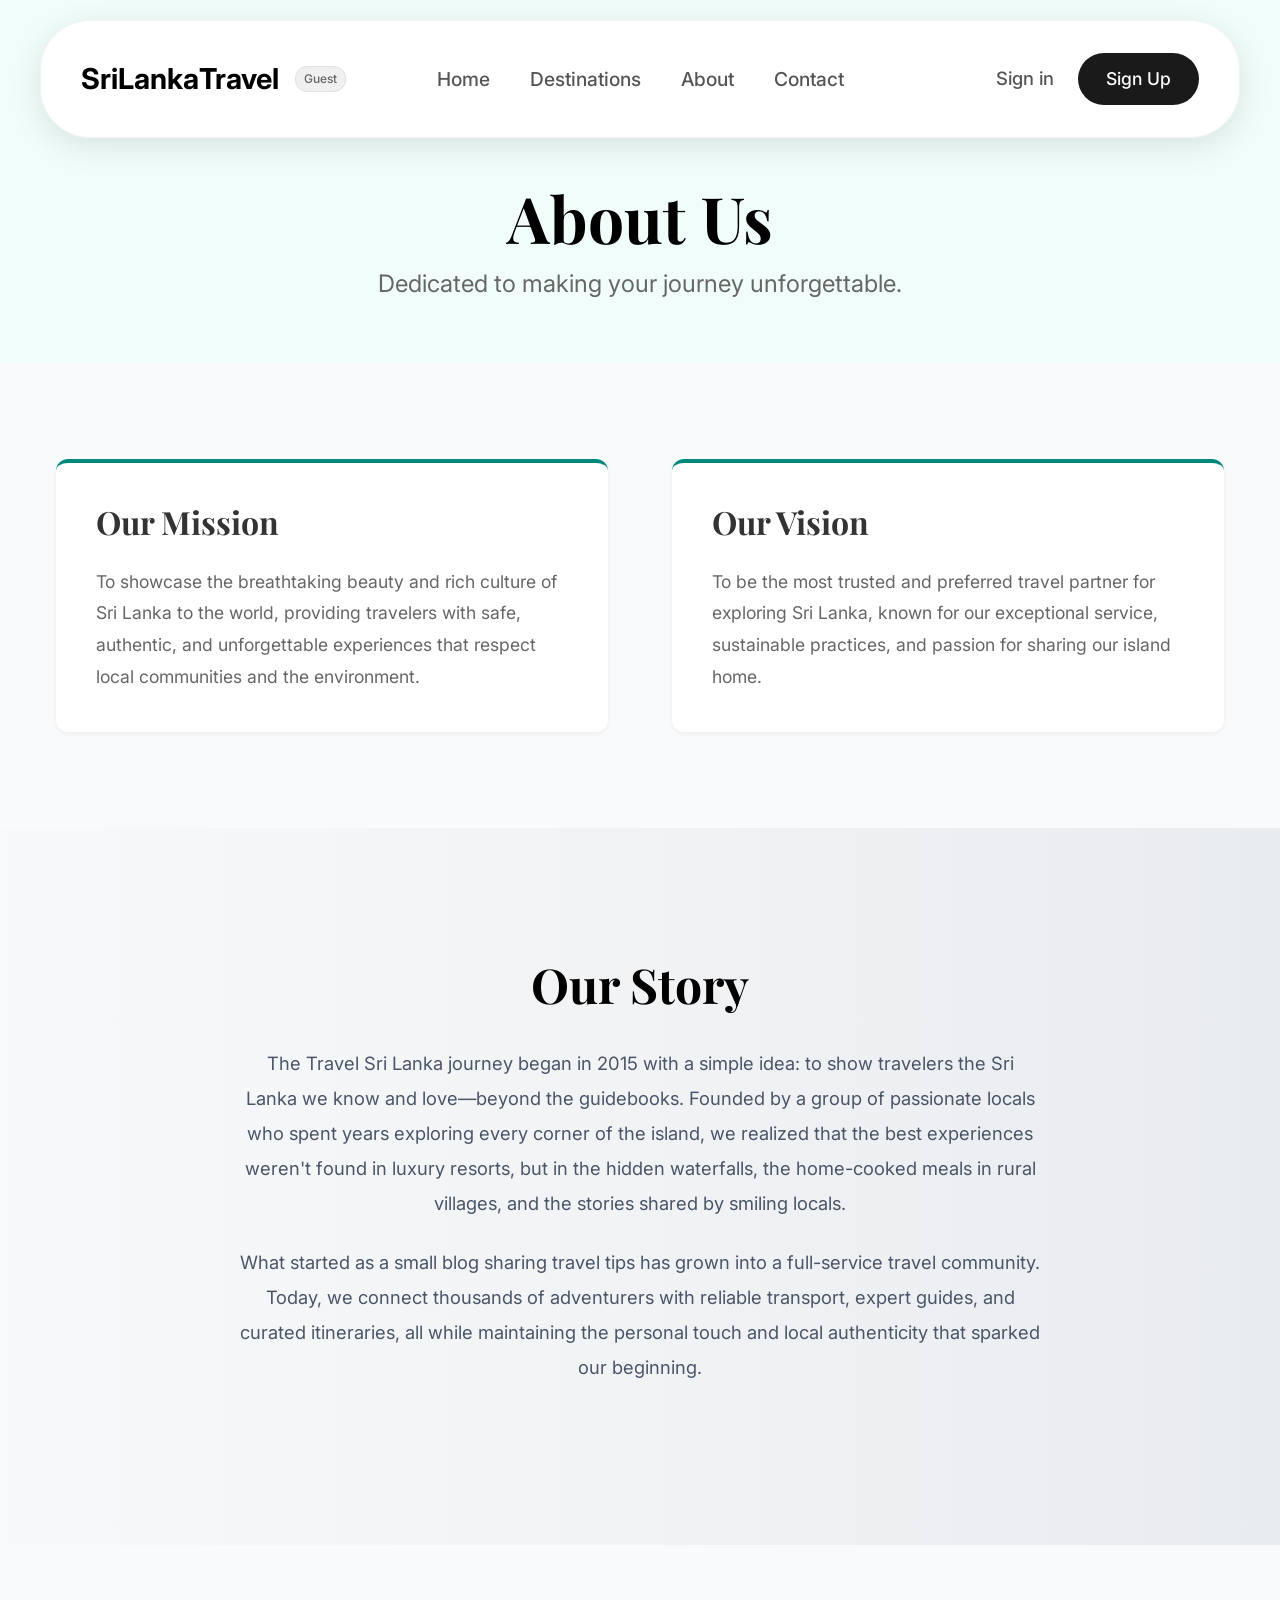
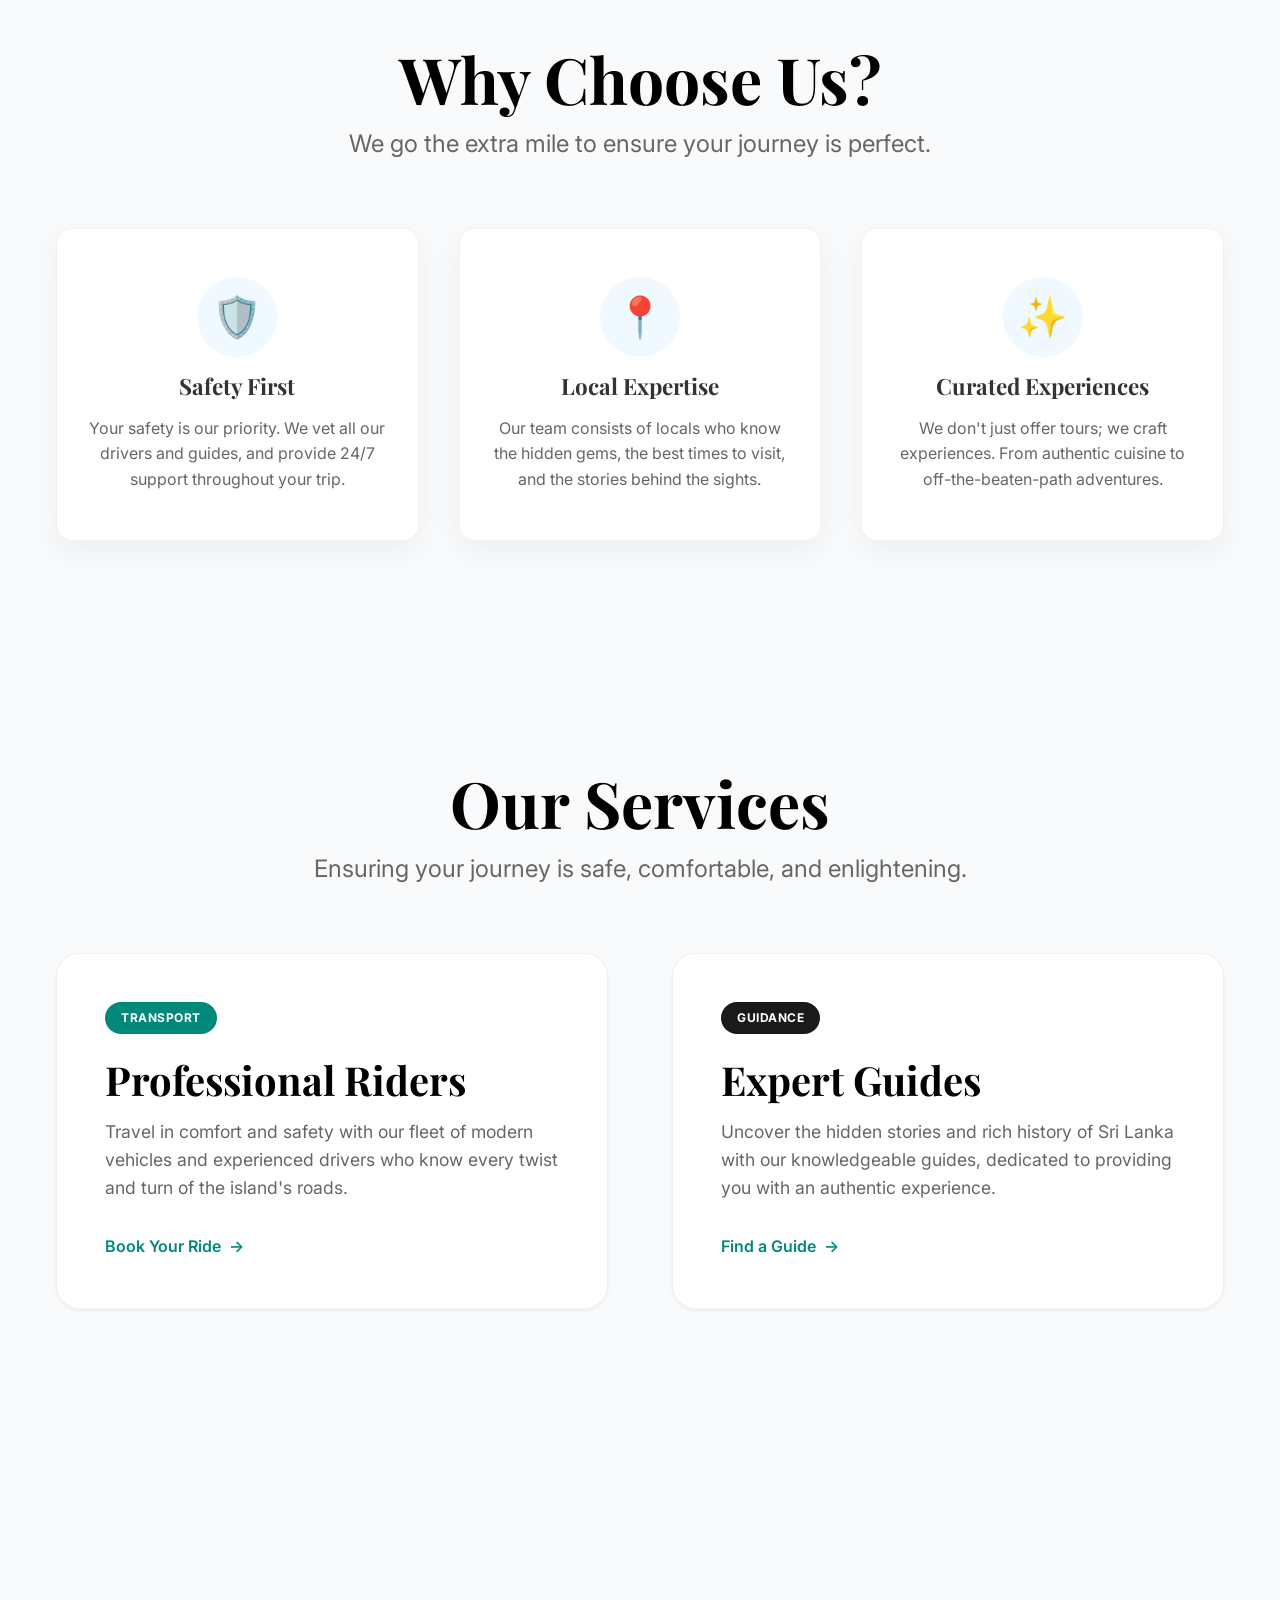
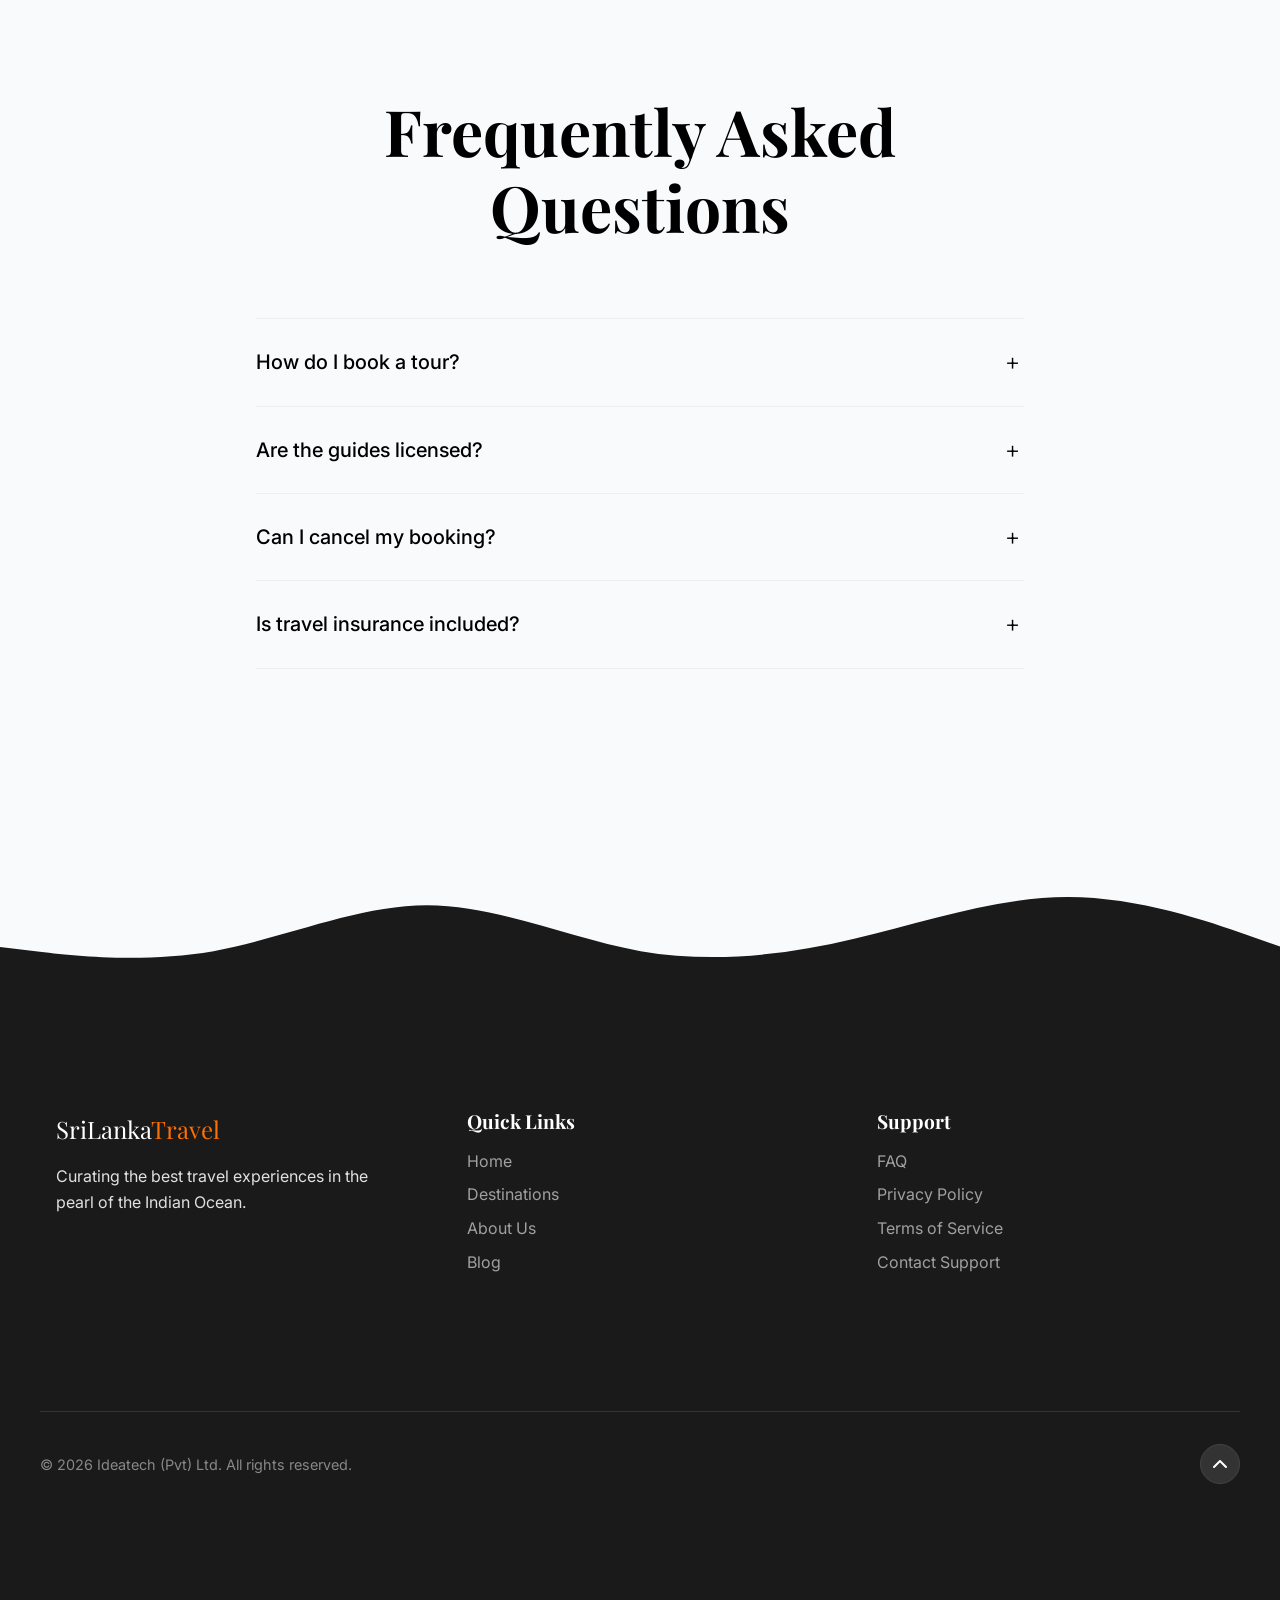
<file: about.html>
<!DOCTYPE html>
<html lang="en">

<head>
    <meta charset="UTF-8">
    <meta name="viewport" content="width=device-width, initial-scale=1.0">
    <title>About Us - Travel Sri Lanka</title>
    <link rel="preconnect" href="https://fonts.googleapis.com">
    <link rel="preconnect" href="https://fonts.gstatic.com" crossorigin>
    <link
        href="https://fonts.googleapis.com/css2?family=Inter:wght@300;400;500;600&family=Playfair+Display:ital,wght@0,400;0,600;0,700;1,400&display=swap"
        rel="stylesheet">
    <link rel="stylesheet" href="styles.css">
    <style>
        /* Temporarily inline or add to styles.css later */
        .page-header {
            padding-top: 180px;
            padding-bottom: 60px;
            text-align: center;
            background-color: #f0fdfa;
        }
    </style>
</head>

<body>

    <!-- Navigation -->
    <div class="nav-wrapper">
        <nav class="navbar" id="navbar">
            <div class="nav-left">
                <a href="index.html" class="logo">SriLanka<span>Travel</span></a>
                <span class="nav-badge">Guest</span>
            </div>

            <ul class="nav-links">
                <li><a href="index.html">Home</a></li>
                <li><a href="destinations.html">Destinations</a></li>
                <li><a href="about.html">About</a></li>
                <li><a href="contact.html">Contact</a></li>
            </ul>

            <div class="nav-right">
                <a href="#signin" class="nav-text-link">Sign in</a>
                <a href="#signup" class="btn btn-dark">Sign Up</a>
                <div class="hamburger">
                    <span class="bar"></span>
                    <span class="bar"></span>
                    <span class="bar"></span>
                </div>
            </div>
        </nav>
    </div>

    <!-- Page Header -->
    <header class="page-header">
        <div class="container">
            <h1 class="section-title">About Us</h1>
            <p class="section-subtitle">Dedicated to making your journey unforgettable.</p>
        </div>
    </header>

    <!-- Mission & Vision -->
    <section class="mission section">
        <div class="container">
            <div class="mission-grid">
                <div class="mission-content">
                    <h2 class="section-title text-left">Our Mission</h2>
                    <p>To showcase the breathtaking beauty and rich culture of Sri Lanka to the world, providing
                        travelers with safe, authentic, and unforgettable experiences that respect local communities and
                        the environment.</p>
                </div>
                <div class="mission-content">
                    <h2 class="section-title text-left">Our Vision</h2>
                    <p>To be the most trusted and preferred travel partner for exploring Sri Lanka, known for our
                        exceptional service, sustainable practices, and passion for sharing our island home.</p>
                </div>
            </div>
        </div>
    </section>

    <!-- Our Story -->
    <section class="story section bg-light">
        <div class="container">
            <div class="story-content text-center">
                <h2 class="section-title">Our Story</h2>
                <div class="story-text" style="max-width: 800px; margin: 0 auto;">
                    <p style="margin-bottom: 1.5rem;">The Travel Sri Lanka journey began in 2015 with a simple idea: to
                        show travelers the
                        Sri Lanka we know and love—beyond the guidebooks. Founded by a group of passionate locals who
                        spent years exploring every corner of the island, we realized that the best experiences weren't
                        found in luxury resorts, but in the hidden waterfalls, the home-cooked meals in rural villages,
                        and the stories shared by smiling locals.</p>
                    <p>What started as a small blog sharing travel tips has grown into a full-service travel community.
                        Today, we connect thousands of adventurers with reliable transport, expert guides, and curated
                        itineraries, all while maintaining the personal touch and local authenticity that sparked our
                        beginning.</p>
                </div>
            </div>
        </div>
    </section>

    <!-- Why Choose Us -->
    <section class="features section">
        <div class="container">
            <div class="section-header">
                <h2 class="section-title">Why Choose Us?</h2>
                <p class="section-subtitle">We go the extra mile to ensure your journey is perfect.</p>
            </div>
            <div class="features-grid">
                <div class="feature-item text-center">
                    <div class="feature-icon" style="font-size: 2.5rem; margin-bottom: 1rem;">🛡️</div>
                    <h3>Safety First</h3>
                    <p>Your safety is our priority. We vet all our drivers and guides, and provide 24/7 support
                        throughout your trip.</p>
                </div>
                <div class="feature-item text-center">
                    <div class="feature-icon" style="font-size: 2.5rem; margin-bottom: 1rem;">📍</div>
                    <h3>Local Expertise</h3>
                    <p>Our team consists of locals who know the hidden gems, the best times to visit, and the stories
                        behind the sights.</p>
                </div>
                <div class="feature-item text-center">
                    <div class="feature-icon" style="font-size: 2.5rem; margin-bottom: 1rem;">✨</div>
                    <h3>Curated Experiences</h3>
                    <p>We don't just offer tours; we craft experiences. From authentic cuisine to off-the-beaten-path
                        adventures.</p>
                </div>
            </div>
        </div>
    </section>



    <!-- Riders & Guides (Services) -->
    <section class="riders-guides section" id="services">
        <div class="container">
            <div class="section-header">
                <h2 class="section-title">Our Services</h2>
                <p class="section-subtitle">Ensuring your journey is safe, comfortable, and enlightening.</p>
            </div>

            <div class="services-grid">
                <!-- Card 1: Riders (Transport) -->
                <article class="service-card reveal">
                    <span class="service-badge badge-transport">Transport</span>
                    <h3 class="service-title">Professional Riders</h3>
                    <p class="service-description">Travel in comfort and safety with our fleet of modern vehicles
                        and experienced drivers who know every twist and turn of the island's roads.</p>
                    <a href="contact.html" class="service-link">Book Your Ride <span class="arrow">&rarr;</span></a>
                </article>

                <!-- Card 2: Guides (Navigation) -->
                <article class="service-card reveal">
                    <span class="service-badge badge-guide">Guidance</span>
                    <h3 class="service-title">Expert Guides</h3>
                    <p class="service-description">Uncover the hidden stories and rich history of Sri Lanka with our
                        knowledgeable guides, dedicated to providing you with an authentic experience.</p>
                    <a href="contact.html" class="service-link">Find a Guide <span class="arrow">&rarr;</span></a>
                </article>
            </div>
        </div>
    </section>

    <!-- FAQ Section -->
    <section class="faq section" id="faq">
        <div class="container faq-container">
            <div class="section-header">
                <h2 class="section-title">Frequently Asked Questions</h2>
            </div>

            <div class="faq-list">
                <div class="faq-item">
                    <div class="faq-question">
                        <span>How do I book a tour?</span>
                        <span class="faq-toggle">+</span>
                    </div>
                    <div class="faq-answer">
                        <p>Simply choose your destination or package and click "Book Now". You can also contact our
                            support team for customized itineraries.</p>
                    </div>
                </div>

                <div class="faq-item">
                    <div class="faq-question">
                        <span>Are the guides licensed?</span>
                        <span class="faq-toggle">+</span>
                    </div>
                    <div class="faq-answer">
                        <p>Yes, all our guides and riders are government-licensed professionals with extensive training
                            and experience.</p>
                    </div>
                </div>

                <div class="faq-item">
                    <div class="faq-question">
                        <span>Can I cancel my booking?</span>
                        <span class="faq-toggle">+</span>
                    </div>
                    <div class="faq-answer">
                        <p>We offer flexible cancellation policies. Bookings cancelled 48 hours in advance are eligible
                            for a full refund.</p>
                    </div>
                </div>

                <div class="faq-item">
                    <div class="faq-question">
                        <span>Is travel insurance included?</span>
                        <span class="faq-toggle">+</span>
                    </div>
                    <div class="faq-answer">
                        <p>Basic travel insurance is included in our premium packages. For standard bookings, we
                            recommend purchasing comprehensive travel insurance separately.</p>
                    </div>
                </div>
            </div>
        </div>
    </section>

    <!-- Footer -->
    <footer class="footer">
        <div class="footer-wave">
            <svg xmlns="http://www.w3.org/2000/svg" viewBox="0 0 1440 320" preserveAspectRatio="none">
                <path fill="#1a1a1a" fill-opacity="1"
                    d="M0,192L40,197.3C80,203,160,213,240,197.3C320,181,400,139,480,138.7C560,139,640,181,720,197.3C800,213,880,203,960,181.3C1040,160,1120,128,1200,128C1280,128,1360,160,1400,176L1440,192L1440,320L1400,320C1360,320,1280,320,1200,320C1120,320,1040,320,960,320C880,320,800,320,720,320C640,320,560,320,480,320C400,320,320,320,240,320C160,320,80,320,40,320L0,320Z">
                </path>
            </svg>
        </div>
        <div class="footer-content-wrapper">
            <div class="container footer-container">
                <div class="footer-col">
                    <a href="index.html" class="footer-logo">SriLanka<span>Travel</span></a>
                    <p>Curating the best travel experiences in the pearl of the Indian Ocean.</p>
                </div>
                <div class="footer-col">
                    <h4>Quick Links</h4>
                    <ul>
                        <li><a href="index.html">Home</a></li>
                        <li><a href="destinations.html">Destinations</a></li>
                        <li><a href="about.html">About Us</a></li>
                        <li><a href="#blog">Blog</a></li>
                    </ul>
                </div>
                <div class="footer-col">
                    <h4>Support</h4>
                    <ul>
                        <li><a href="about.html#faq">FAQ</a></li>
                        <li><a href="#">Privacy Policy</a></li>
                        <li><a href="#">Terms of Service</a></li>
                        <li><a href="contact.html">Contact Support</a></li>
                    </ul>
                </div>

            </div>
            <div class="footer-bottom container">
                <p>&copy; 2026 Ideatech (Pvt) Ltd. All rights reserved.</p>
                <div class="social-links">
                    <a href="#" class="scroll-top-btn" aria-label="Scroll to top"
                        onclick="window.scrollTo({top: 0, behavior: 'smooth'}); return false;">
                        <svg xmlns="http://www.w3.org/2000/svg" width="24" height="24" viewBox="0 0 24 24" fill="none"
                            stroke="currentColor" stroke-width="2" stroke-linecap="round" stroke-linejoin="round">
                            <path d="M18 15l-6-6-6 6" />
                        </svg>
                    </a>
                </div>
            </div>
        </div>
    </footer>

    <script src="script.js"></script>
</body>

</html>
</file>
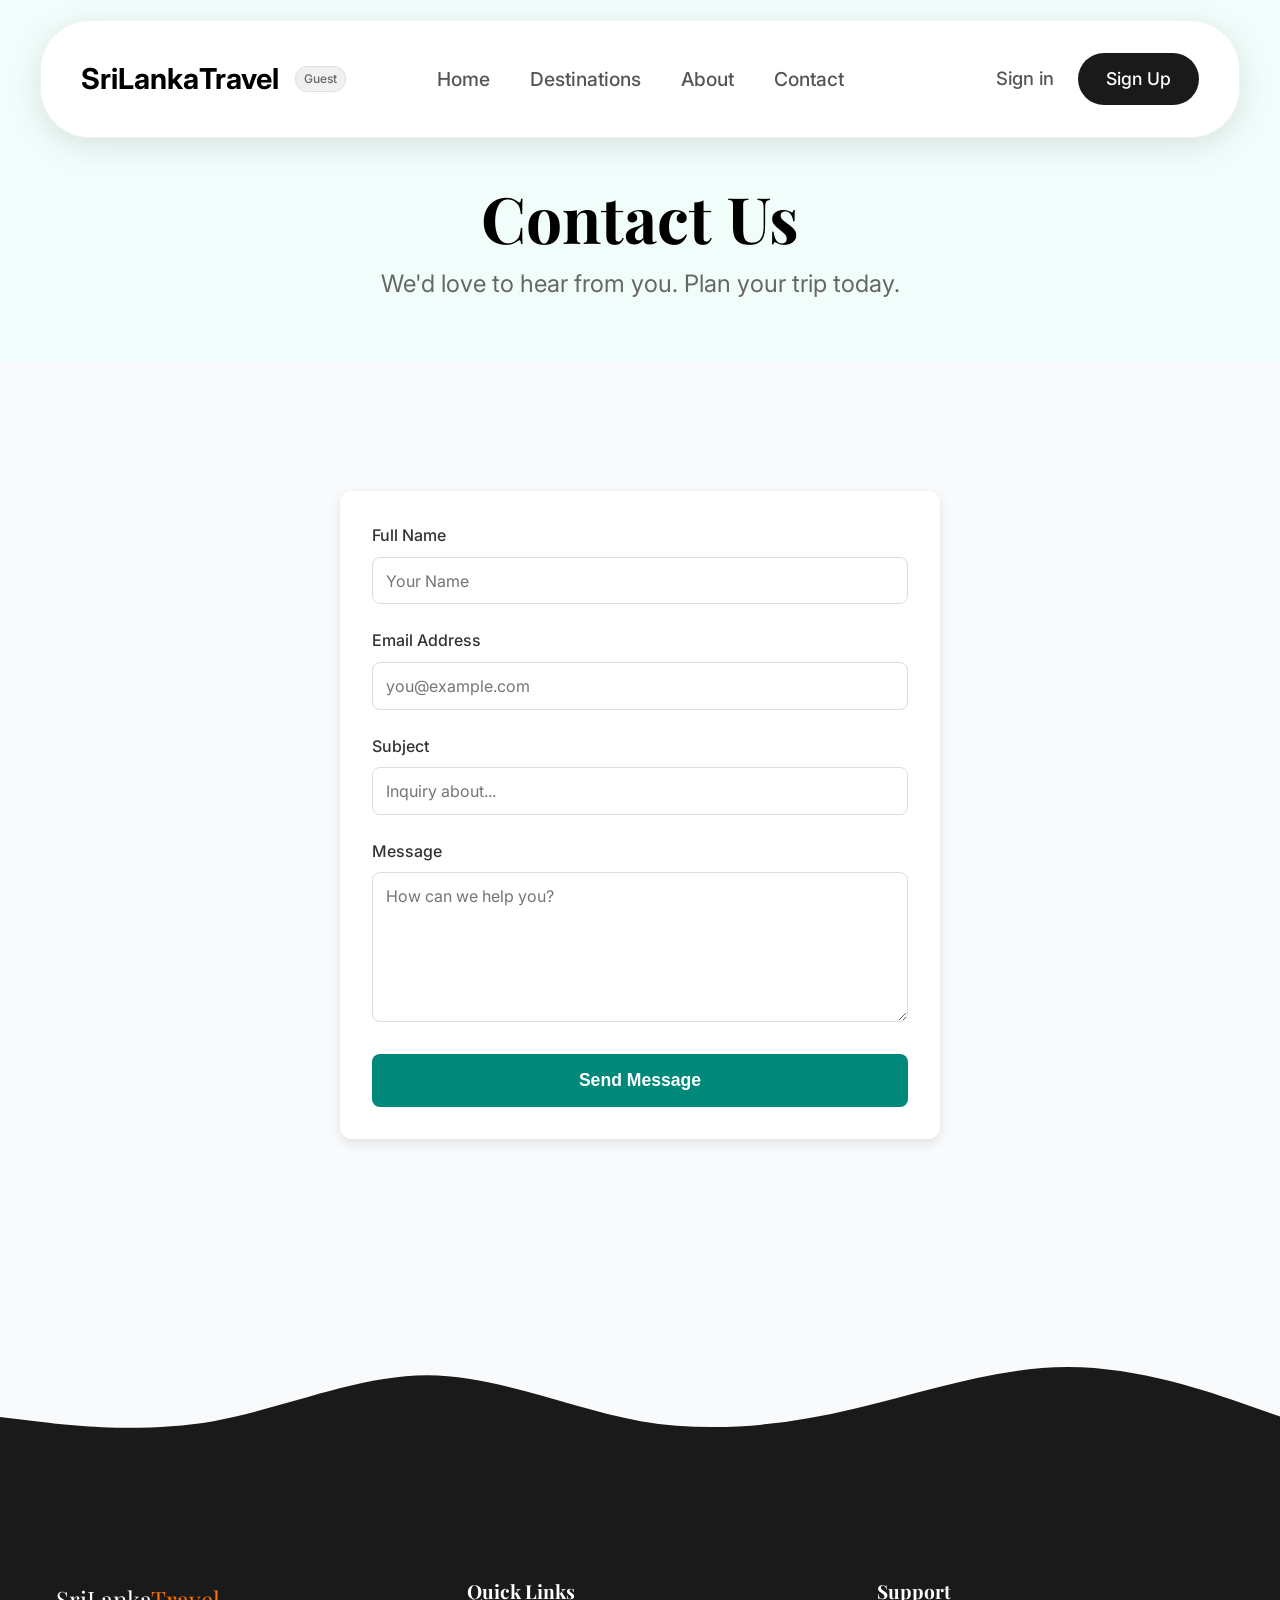
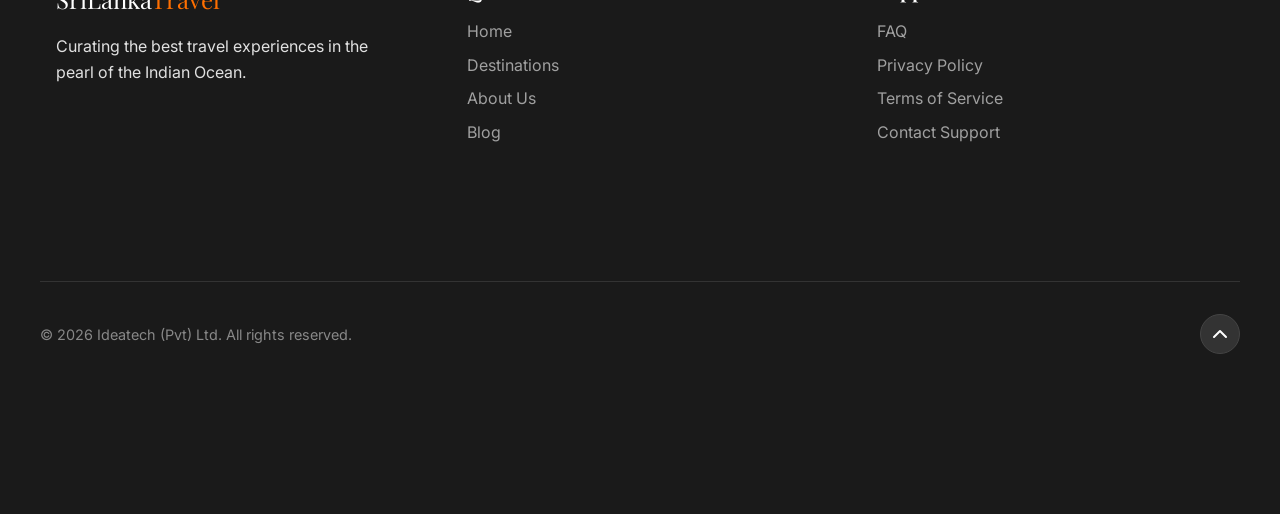
<file: contact.html>
<!DOCTYPE html>
<html lang="en">

<head>
    <meta charset="UTF-8">
    <meta name="viewport" content="width=device-width, initial-scale=1.0">
    <title>Contact Us - Travel Sri Lanka</title>
    <link rel="preconnect" href="https://fonts.googleapis.com">
    <link rel="preconnect" href="https://fonts.gstatic.com" crossorigin>
    <link
        href="https://fonts.googleapis.com/css2?family=Inter:wght@300;400;500;600&family=Playfair+Display:ital,wght@0,400;0,600;0,700;1,400&display=swap"
        rel="stylesheet">
    <link rel="stylesheet" href="styles.css">
    <style>
        .page-header {
            padding-top: 180px;
            padding-bottom: 60px;
            text-align: center;
            background-color: #f0fdfa;
        }

        .contact-form-container {
            max-width: 600px;
            margin: 0 auto;
            background: #ffffff;
            padding: 2rem;
            border-radius: 12px;
            box-shadow: 0 4px 12px rgba(0, 0, 0, 0.1);
        }

        .form-group {
            margin-bottom: 1.5rem;
        }

        .form-group label {
            display: block;
            margin-bottom: 0.5rem;
            font-weight: 500;
            color: #333;
        }

        .form-group input,
        .form-group textarea {
            width: 100%;
            padding: 0.8rem;
            border: 1px solid #ddd;
            border-radius: 8px;
            font-family: 'Inter', sans-serif;
            font-size: 1rem;
            transition: border-color 0.3s;
        }

        .form-group input:focus,
        .form-group textarea:focus {
            border-color: #00897B;
            outline: none;
        }

        .form-group textarea {
            resize: vertical;
            height: 150px;
        }

        .btn-submit {
            width: 100%;
            background-color: #00897B;
            color: white;
            border: none;
            padding: 1rem;
            border-radius: 8px;
            font-size: 1.1rem;
            font-weight: 600;
            cursor: pointer;
            transition: background-color 0.3s;
        }

        .btn-submit:hover {
            background-color: #00695C;
        }
    </style>
</head>

<body>

    <!-- Navigation -->
    <div class="nav-wrapper">
        <nav class="navbar" id="navbar">
            <div class="nav-left">
                <a href="index.html" class="logo">SriLanka<span>Travel</span></a>
                <span class="nav-badge">Guest</span>
            </div>

            <ul class="nav-links">
                <li><a href="index.html">Home</a></li>
                <li><a href="destinations.html">Destinations</a></li>
                <li><a href="about.html">About</a></li>
                <li><a href="contact.html">Contact</a></li>
            </ul>

            <div class="nav-right">
                <a href="#signin" class="nav-text-link">Sign in</a>
                <a href="#signup" class="btn btn-dark">Sign Up</a>
                <div class="hamburger">
                    <span class="bar"></span>
                    <span class="bar"></span>
                    <span class="bar"></span>
                </div>
            </div>
        </nav>
    </div>

    <!-- Page Header -->
    <header class="page-header">
        <div class="container">
            <h1 class="section-title">Contact Us</h1>
            <p class="section-subtitle">We'd love to hear from you. Plan your trip today.</p>
        </div>
    </header>

    <!-- Contact Section -->
    <section class="section">
        <div class="container">
            <div class="contact-form-container reveal">
                <form action="#" method="POST">
                    <div class="form-group">
                        <label for="name">Full Name</label>
                        <input type="text" id="name" name="name" placeholder="Your Name" required>
                    </div>
                    <div class="form-group">
                        <label for="email">Email Address</label>
                        <input type="email" id="email" name="email" placeholder="you@example.com" required>
                    </div>
                    <div class="form-group">
                        <label for="subject">Subject</label>
                        <input type="text" id="subject" name="subject" placeholder="Inquiry about..." required>
                    </div>
                    <div class="form-group">
                        <label for="message">Message</label>
                        <textarea id="message" name="message" placeholder="How can we help you?" required></textarea>
                    </div>
                    <button type="submit" class="btn-submit">Send Message</button>
                </form>
            </div>
        </div>
    </section>


    <!-- Footer -->
    <footer class="footer">
        <div class="footer-wave">
            <svg xmlns="http://www.w3.org/2000/svg" viewBox="0 0 1440 320" preserveAspectRatio="none">
                <path fill="#1a1a1a" fill-opacity="1"
                    d="M0,192L40,197.3C80,203,160,213,240,197.3C320,181,400,139,480,138.7C560,139,640,181,720,197.3C800,213,880,203,960,181.3C1040,160,1120,128,1200,128C1280,128,1360,160,1400,176L1440,192L1440,320L1400,320C1360,320,1280,320,1200,320C1120,320,1040,320,960,320C880,320,800,320,720,320C640,320,560,320,480,320C400,320,320,320,240,320C160,320,80,320,40,320L0,320Z">
                </path>
            </svg>
        </div>
        <div class="footer-content-wrapper">
            <div class="container footer-container">
                <div class="footer-col">
                    <a href="index.html" class="footer-logo">SriLanka<span>Travel</span></a>
                    <p>Curating the best travel experiences in the pearl of the Indian Ocean.</p>
                </div>
                <div class="footer-col">
                    <h4>Quick Links</h4>
                    <ul>
                        <li><a href="index.html">Home</a></li>
                        <li><a href="destinations.html">Destinations</a></li>
                        <li><a href="about.html">About Us</a></li>
                        <li><a href="#blog">Blog</a></li>
                    </ul>
                </div>
                <div class="footer-col">
                    <h4>Support</h4>
                    <ul>
                        <li><a href="about.html#faq">FAQ</a></li>
                        <li><a href="#">Privacy Policy</a></li>
                        <li><a href="#">Terms of Service</a></li>
                        <li><a href="contact.html">Contact Support</a></li>
                    </ul>
                </div>

            </div>
            <div class="footer-bottom container">
                <p>&copy; 2026 Ideatech (Pvt) Ltd. All rights reserved.</p>
                <div class="social-links">
                    <a href="#" class="scroll-top-btn" aria-label="Scroll to top"
                        onclick="window.scrollTo({top: 0, behavior: 'smooth'}); return false;">
                        <svg xmlns="http://www.w3.org/2000/svg" width="24" height="24" viewBox="0 0 24 24" fill="none"
                            stroke="currentColor" stroke-width="2" stroke-linecap="round" stroke-linejoin="round">
                            <path d="M18 15l-6-6-6 6" />
                        </svg>
                    </a>
                </div>
            </div>
        </div>
    </footer>

    <script src="script.js"></script>
</body>

</html>
</file>
<file: styles.css>
/* --- Design System & Variables --- */
:root {
    /* Colors */
    --primary-color: #00897B;
    /* Teal */
    --primary-dark: #00695C;
    --secondary-color: #FF6F00;
    /* Amber */
    --accent-color: #FFD700;
    /* Gold */
    --text-color: #333333;
    --text-light: #666666;
    --bg-light: #F9FAFB;
    --white: #ffffff;
    --black: #000000;

    /* Typography */
    --font-heading: 'Playfair Display', serif;
    --font-body: 'Inter', sans-serif;

    /* Spacing */
    --spacing-xs: 0.5rem;
    --spacing-sm: 1rem;
    --spacing-md: 2rem;
    --spacing-lg: 4rem;
    --spacing-xl: 8rem;

    /* Misc */
    --border-radius: 12px;
    --shadow-sm: 0 2px 4px rgba(0, 0, 0, 0.05);
    --shadow-md: 0 4px 12px rgba(0, 0, 0, 0.1);
    --shadow-lg: 0 12px 24px rgba(0, 0, 0, 0.15);
    --transition: all 0.3s ease;
}

/* --- Animations --- */
.reveal {
    opacity: 0;
    transform: translateY(30px);
    transition: all 0.8s ease-out;
}

.reveal.active {
    opacity: 1;
    transform: translateY(0);
}



/* --- Reset & Base Styles --- */
* {
    margin: 0;
    padding: 0;
    box-sizing: border-box;
}

html {
    scroll-behavior: smooth;
}

body {
    font-family: --font-body;
    color: var(--text-color);
    line-height: 1.6;
    background-color: var(--bg-light);
    font-family: 'Inter', sans-serif;
}

h1,
h2,
h3,
h4,
h5,
h6 {
    font-family: var(--font-heading);
    color: var(--black);
    line-height: 1.2;
}

a {
    text-decoration: none;
    color: inherit;
    transition: var(--transition);
}

ul {
    list-style: none;
}

img {
    max-width: 100%;
    display: block;
}

.container {
    max-width: 1200px;
    margin: 0 auto;
    padding: 0 var(--spacing-sm);
}

.section {
    padding: var(--spacing-xl) 0;
}

.section-header {
    text-align: center;
    margin-bottom: var(--spacing-lg);
}

.section-title {
    font-size: 4rem;
    /* Increased from 2.5rem */
    margin-bottom: var(--spacing-xs);
    position: relative;
    display: inline-block;
}

.section-subtitle {
    color: var(--text-light);
    font-size: 1.5rem;
    /* Increased from 1.1rem */
}

/* --- Buttons --- */
.btn {
    display: inline-block;
    padding: 0.8rem 1.5rem;
    border-radius: 50px;
    font-weight: 500;
    cursor: pointer;
    font-family: var(--font-body);
}

.btn-primary {
    background-color: var(--primary-color);
    color: var(--white);
    border: 2px solid var(--primary-color);
}

.btn-primary:hover {
    background-color: var(--primary-dark);
    border-color: var(--primary-dark);
}

.btn-secondary {
    background-color: var(--secondary-color);
    color: var(--white);
    border: none;
}

.btn-secondary:hover {
    background-color: #e65100;
}

.btn-outline {
    background-color: transparent;
    color: var(--primary-color);
    border: 2px solid var(--primary-color);
}

.btn-outline:hover {
    background-color: var(--primary-color);
    color: var(--white);
}

.btn-dark {
    background-color: #1a1a1a;
    color: var(--white);
    border: none;
    padding: 0.75rem 1.75rem;
    /* Increased padding */
    font-size: 1.1rem;
    /* Increased font size further */
}

.btn-dark:hover {
    background-color: #333;
    transform: translateY(-2px);
    box-shadow: 0 4px 8px rgba(0, 0, 0, 0.2);
}

/* --- Navbar --- */
.nav-wrapper {
    position: fixed;
    top: 20px;
    left: 0;
    width: 100%;
    z-index: 1000;
    display: flex;
    justify-content: center;
    padding: 0 var(--spacing-sm);
}

.navbar {
    background-color: rgba(255, 255, 255, 0.95);
    backdrop-filter: blur(10px);
    box-shadow: 0 8px 32px rgba(0, 0, 0, 0.1);
    border-radius: 50px;
    padding: 2rem 2.5rem;
    width: 100%;
    max-width: 1200px;
    display: flex;
    justify-content: space-between;
    align-items: center;
    border: 1px solid rgba(0, 0, 0, 0.05);
}

.nav-left {
    display: flex;
    align-items: center;
    gap: 1rem;
}

.logo {
    font-family: var(--font-body);
    font-size: 1.8rem;
    /* Increased font size further */
    font-weight: 700;
    color: var(--black);
    display: flex;
    align-items: center;
}

.logo span {
    color: var(--black);
}

.nav-badge {
    background-color: #f0f0f0;
    color: #666;
    font-size: 0.75rem;
    padding: 2px 8px;
    border-radius: 12px;
    font-weight: 500;
    border: 1px solid #e0e0e0;
}

.nav-links {
    display: flex;
    gap: 2.5rem;
    position: absolute;
    left: 50%;
    transform: translateX(-50%);
}

.nav-links a {
    font-weight: 500;
    color: #555;
    font-size: 1.2rem;
    /* Increased font size further */
    transition: color 0.2s;
}

.nav-links a:hover {
    color: var(--black);
}

.nav-right {
    display: flex;
    align-items: center;
    gap: 1.5rem;
}

.nav-text-link {
    font-weight: 500;
    color: #555;
    font-size: 1.15rem;
    /* Increased font size further */
}

.nav-text-link:hover {
    color: var(--black);
}

.hamburger {
    display: none;
    cursor: pointer;
}

/* --- Hero Section --- */
.hero {
    height: 120vh;
    /* Increased hero vertical size */
    background-image: url('https://images.unsplash.com/photo-1540202403-b7ce5be770ec?q=80&w=2000&auto=format&fit=crop');
    /* Placeholder until we generate one */
    background-size: cover;
    background-position: center;
    position: relative;
    display: flex;
    align-items: center;
    justify-content: center;
    text-align: center;
    color: var(--black);
    padding-top: 80px;
}

.hero-overlay {
    position: absolute;
    top: 0;
    left: 0;
    width: 100%;
    height: 100%;
    background: #DAFFFF;
    /* User requested color */
    opacity: 0.9;
}

.hero-wave {
    position: absolute;
    bottom: 0;
    left: 0;
    width: 100%;
    overflow: hidden;
    line-height: 0;
    z-index: 2;
    /* Ensure it's above the overlay */
}

.hero-wave svg {
    position: relative;
    display: block;
    width: calc(100% + 1.3px);
    height: 250px;
    /* Reset wave height */
}

.hero-wave path {
    fill: var(--bg-light);
}

.hero-content {
    position: relative;
    z-index: 1;
    max-width: 900px;
}

.hero-title {
    font-size: 5rem;
    /* Increased font size */
    margin-bottom: var(--spacing-sm);
    text-shadow: none;
}

.highlight {
    color: var(--secondary-color);
    /* Amber for better contrast on light bg */
    font-style: italic;
}

.hero-subtitle {
    font-size: 1.5rem;
    /* Increased font size */
    margin-bottom: var(--spacing-md);
    opacity: 1;
    color: var(--text-color);
}

.hero-buttons {
    display: flex;
    justify-content: center;
    gap: var(--spacing-sm);
}

/* --- Riders & Guides Section (Conceptual) --- */
.services-grid {
    display: grid;
    grid-template-columns: repeat(2, 1fr);
    /* Force 2 columns */
    gap: var(--spacing-lg);
    padding-bottom: var(--spacing-xl);
}

.service-card {
    background: var(--white);
    border-radius: 24px;
    /* Larger radius */
    padding: 3rem;
    /* Generous padding */
    box-shadow: var(--shadow-sm);
    transition: var(--transition);
    border: 1px solid rgba(0, 0, 0, 0.05);
    display: flex;
    flex-direction: column;
    align-items: flex-start;
    /* Align content left */
    height: 100%;
}

.service-card:hover {
    transform: translateY(-5px);
    box-shadow: var(--shadow-md);
}

.service-badge {
    display: inline-block;
    padding: 0.4rem 1rem;
    border-radius: 50px;
    font-size: 0.75rem;
    font-weight: 700;
    text-transform: uppercase;
    letter-spacing: 0.5px;
    margin-bottom: 1.5rem;
    color: var(--white);
}

.badge-transport {
    background-color: var(--primary-color);
    /* Teal */
}

.badge-guide {
    background-color: #1a1a1a;
    /* Dark for contrast/variety */
}

.service-title {
    font-family: var(--font-heading);
    /* Playfair Display */
    font-size: 2.5rem;
    font-weight: 700;
    margin-bottom: 1rem;
    color: var(--black);
    line-height: 1.1;
}

.service-description {
    color: var(--text-light);
    font-size: 1.1rem;
    line-height: 1.6;
    margin-bottom: 2rem;
    flex-grow: 1;
    /* Push link to bottom if needed, though heights match */
}

.service-link {
    color: var(--primary-color);
    font-weight: 600;
    font-size: 1rem;
    display: inline-flex;
    align-items: center;
    gap: 0.5rem;
    margin-top: auto;
    /* Push to bottom */
}

.service-link:hover .arrow {
    transform: translateX(5px);
}

/* --- Featured Destinations --- */
.destinations-grid {
    display: flex;
    flex-direction: column;
    gap: var(--spacing-lg);
    padding-bottom: var(--spacing-xl);
}

.destination-card {
    background: var(--white);
    border-radius: var(--border-radius);
    overflow: hidden;
    box-shadow: var(--shadow-sm);
    transition: var(--transition);
    position: sticky;
    top: 150px;
    height: 700px;
    display: flex;
    flex-direction: column;
    justify-content: flex-end;
    /* Align content to bottom */
    z-index: 1;
    margin-bottom: var(--spacing-md);
    border: none;
}

.destination-card:nth-child(1) {
    z-index: 1;
}

.destination-card:nth-child(2) {
    z-index: 2;
}

.destination-card:nth-child(3) {
    z-index: 3;
}

.destination-card:nth-child(4) {
    z-index: 4;
}

.destination-card:nth-child(5) {
    z-index: 5;
}

.destination-card:hover {
    transform: translateY(-5px);
    box-shadow: var(--shadow-lg);
}



.card-image {
    width: 100%;
    height: 100%;
    position: absolute;
    top: 0;
    left: 0;
    z-index: 0;
    overflow: hidden;
}

.card-image img {
    width: 100%;
    height: 100%;
    object-fit: cover;
    transition: transform 0.5s ease;
}

.destination-card:hover .card-image img {
    transform: scale(1.1);
}

.card-badge {
    position: absolute;
    top: 1rem;
    right: 1rem;
    background-color: var(--white);
    padding: 0.25rem 0.75rem;
    border-radius: 20px;
    font-size: 0.8rem;
    font-weight: 600;
    color: var(--primary-color);
    box-shadow: var(--shadow-sm);
    z-index: 2;
}

.card-content {
    width: 100%;
    padding: var(--spacing-lg);
    display: flex;
    flex-direction: column;
    justify-content: flex-end;
    background: linear-gradient(to top, rgba(0, 0, 0, 0.8), rgba(0, 0, 0, 0));
    position: relative;
    z-index: 1;
    height: 60%;
    /* cover bottom part */
}

.card-content h3 {
    margin-bottom: var(--spacing-xs);
    font-size: 2.5rem;
    color: var(--white);
    font-weight: 700;
}

.card-content p {
    color: rgba(255, 255, 255, 0.9);
    margin-bottom: var(--spacing-md);
    flex: initial;
    font-size: 1.1rem;
    max-width: 600px;
}

.card-link {
    color: var(--accent-color);
    /* Gold color for visibility */
    font-weight: 600;
    display: inline-flex;
    align-items: center;
    gap: 0.5rem;
    font-size: 1.1rem;
}

.card-link:hover .arrow {
    transform: translateX(5px);
}

.arrow {
    transition: var(--transition);
}

/* --- Footer --- */
.footer {
    background-color: transparent;
    color: #e0e0e0;
    padding-top: 0;
    padding-bottom: 0;
    position: relative;
    width: 100%;
}

.footer-wave {
    width: 100%;
    overflow: hidden;
    line-height: 0;
    margin-bottom: -1px;
    /* Important to remove sub-pixel gap */
}

.footer-wave svg {
    position: relative;
    display: block;
    width: calc(100% + 1.3px);
    height: 250px;
}

.footer-content-wrapper {
    background-color: #1a1a1a;
    padding-bottom: var(--spacing-xl);
    width: 100%;
}

.footer-container {
    display: grid;
    grid-template-columns: repeat(auto-fit, minmax(200px, 1fr));
    /* Force 2 columns */
    gap: var(--spacing-lg);
    padding-top: var(--spacing-lg);
    /* Add internal padding */
    padding-bottom: var(--spacing-xl);
    /* Increased internal bottom padding */
    border-bottom: 1px solid #333;
}

.footer-logo {
    font-family: var(--font-heading);
    font-size: 1.5rem;
    color: var(--white);
    margin-bottom: var(--spacing-sm);
    display: block;
}

.footer-logo span {
    color: var(--secondary-color);
}

.footer-col h4 {
    color: var(--white);
    margin-bottom: var(--spacing-sm);
    font-size: 1.2rem;
}

.footer-col ul li {
    margin-bottom: 0.5rem;
}

.footer-col ul li a {
    color: #a0a0a0;
}

.footer-col ul li a:hover {
    color: var(--white);
}

.newsletter-form {
    display: flex;
    gap: 0.5rem;
    margin-top: var(--spacing-sm);
}

.newsletter-form input {
    flex: 1;
    padding: 0.5rem;
    border-radius: 4px;
    border: none;
    outline: none;
}

.footer-bottom {
    padding: var(--spacing-md) 0;
    display: flex;
    justify-content: space-between;
    align-items: center;
    font-size: 0.9rem;
    color: #888;
}

.social-links {
    display: flex;
    gap: 1rem;
}

.scroll-top-btn {
    display: inline-flex;
    align-items: center;
    justify-content: center;
    width: 40px;
    height: 40px;
    background-color: #333;
    color: var(--white);
    border-radius: 50%;
    transition: var(--transition);
    border: 1px solid #444;
}

.scroll-top-btn:hover {
    background-color: var(--primary-color);
    border-color: var(--primary-color);
    transform: translateY(-3px);
}

/* --- Responsive --- */
@media (max-width: 960px) {
    .nav-links {
        display: none;
        /* Mobile menu logic needed */
    }

    .nav-right .btn-dark {
        display: none;
        /* Hide Sign Up on small screens if overly crowded, or keep */
    }

    .nav-right .nav-text-link {
        display: none;
    }

    .hamburger {
        display: block;
        margin-left: 1rem;
    }

    .hero-title {
        font-size: 2.5rem;
    }
}

/* --- FAQ Section --- */
.faq-container {
    max-width: 800px;
    margin: 0 auto;
}

.faq-list {
    margin-top: var(--spacing-lg);
}

.faq-item {
    border-bottom: 1px solid #eee;
    padding: 1.5rem 0;
    cursor: pointer;
}

.faq-item:first-child {
    border-top: 1px solid #eee;
}

.faq-question {
    display: flex;
    justify-content: space-between;
    align-items: center;
    font-size: 1.25rem;
    /* Larger, readable question */
    font-weight: 500;
    color: var(--black);
    transition: color 0.3s ease;
}

.faq-item:hover .faq-question {
    color: var(--primary-color);
}

.faq-answer {
    max-height: 0;
    overflow: hidden;
    transition: max-height 0.4s ease-out, margin-top 0.3s ease;
    color: var(--text-light);
    line-height: 1.6;
    padding-right: 2rem;
    font-size: 1.05rem;
}

.faq-item.active .faq-answer {
    max-height: 300px;
    /* Reveal content */
    margin-top: 1rem;
}

.faq-toggle {
    font-size: 1.5rem;
    font-weight: 300;
    transition: transform 0.3s ease;
    min-width: 24px;
    text-align: center;
    color: var(--black);
}

.faq-item.active .faq-toggle {
    transform: rotate(45deg);
    /* Turn + into x */
}

/* --- About Us Page Components --- */

/* Mission Section */
.mission.section {
    padding: 6rem 0;
    /* Increase padding */
}

.mission-grid {
    display: grid;
    grid-template-columns: repeat(auto-fit, minmax(350px, 1fr));
    gap: 4rem;
    align-items: flex-start;
    /* Align to top for better text flow */
}

.mission-content {
    background: var(--white);
    padding: 2.5rem;
    border-radius: var(--border-radius);
    box-shadow: var(--shadow-sm);
    border-top: 4px solid var(--primary-color);
    /* Add accent border */
}

.mission-content h2 {
    margin-bottom: 1.5rem;
    color: var(--text-dark);
    font-size: 2rem;
}

.mission-content p {
    font-size: 1.1rem;
    line-height: 1.8;
    color: var(--text-light);
}

/* Our Story Section */
.story.section {
    background: linear-gradient(to right, #f8f9fa, #e9ecef);
    /* Subtle gradient */
    padding: 8rem 0;
}

.story-content .section-title {
    margin-bottom: 2rem;
    font-size: 3rem;
}

.story-text p {
    font-size: 1.15rem;
    line-height: 1.9;
    color: #4a5568;
    margin-bottom: 2rem;
}

/* Features/Why Choose Us */
.features.section {
    padding: 6rem 0;
}

.features-grid {
    display: grid;
    grid-template-columns: repeat(auto-fit, minmax(300px, 1fr));
    /* Wider cards */
    gap: 2.5rem;
    margin-top: 4rem;
}

.feature-item {
    padding: 3rem 2rem;
    background: var(--white);
    border-radius: 16px;
    /* Smooth corners */
    box-shadow: 0 10px 30px rgba(0, 0, 0, 0.05);
    /* Softer shadow */
    transition: all 0.3s ease;
    border: 1px solid rgba(0, 0, 0, 0.05);
}

.feature-item:hover {
    transform: translateY(-8px);
    box-shadow: 0 20px 40px rgba(0, 0, 0, 0.08);
}

.feature-icon {
    display: inline-flex;
    align-items: center;
    justify-content: center;
    width: 80px;
    height: 80px;
    background: #f0f9ff;
    border-radius: 50%;
    margin-bottom: 1.5rem;
    font-size: 2.5rem;
}

.feature-item h3 {
    margin-bottom: 1rem;
    font-size: 1.4rem;
    color: var(--text-dark);
}

.feature-item p {
    color: var(--text-light);
    font-size: 1rem;
    line-height: 1.6;
}

/* Utilities */
.text-left {
    text-align: left;
}

.text-center {
    text-align: center;
}

.bg-light {
    background-color: var(--bg-light);
}

/* --- 3D Perspective Carousel --- */
.carousel-container {
    height: 400vh;
    /* Scroll distance */
    position: relative;
    background: #f0fdfa;
    /* Light teal background */
}

.sticky-wrapper {
    position: sticky;
    top: 0;
    height: 100vh;
    width: 100%;
    overflow: hidden;
    display: flex;
    align-items: center;
    perspective: 1500px;
    /* Depth of field */
}

.perspective-container {
    width: 100%;
    height: 100%;
    display: flex;
    align-items: center;
    transform-style: preserve-3d;
}

.card-track {
    display: flex;
    gap: 40px;
    /* Space between cards */
    padding-left: 50vw;
    /* Start with first card centered (minus half card width approx) */
    transform-style: preserve-3d;
    will-change: transform;
}

.destination-card {
    /* Fixed Dimensions for the carousel */
    flex: 0 0 320px;
    height: 480px;
    background: var(--white);
    border-radius: 20px;
    overflow: hidden;
    box-shadow: -10px 10px 30px rgba(0, 0, 0, 0.15);
    /* Shadow to left/bottom */

    /* 3D Transform */
    transform: rotateY(-25deg) scale(0.9);
    /* Angled look from reference */
    transform-origin: center left;
    transition: transform 0.3s ease, box-shadow 0.3s ease;

    /* Layout */
    display: flex;
    flex-direction: column;
    border: 1px solid rgba(0, 0, 0, 0.05);
}

.destination-card:hover {
    transform: rotateY(0deg) scale(1.05) translateZ(50px);
    box-shadow: 0 20px 50px rgba(0, 0, 0, 0.2);
    z-index: 10;
}

/* Internal Card Styles (Retained/Refined) */
.card-image {
    height: 60%;
    position: relative;
    overflow: hidden;
}

.card-image img {
    width: 100%;
    height: 100%;
    object-fit: cover;
}

.card-badge {
    position: absolute;
    top: 1rem;
    right: 1rem;
    background: rgba(255, 255, 255, 0.9);
    padding: 0.25rem 0.75rem;
    border-radius: 20px;
    font-size: 0.75rem;
    font-weight: 700;
    color: var(--primary-color);
}

.card-content {
    padding: 1.5rem;
    display: flex;
    flex-direction: column;
    justify-content: space-between;
    height: 40%;
    background: var(--white);
}

.card-content h3 {
    font-size: 1.5rem;
    margin-bottom: 0.5rem;
}

.card-content p {
    font-size: 0.9rem;
    color: var(--text-light);
    line-height: 1.4;
    margin-bottom: 1rem;
    display: -webkit-box;
    -webkit-line-clamp: 3;
    -webkit-box-orient: vertical;
    overflow: hidden;
}

.card-link {
    font-weight: 600;
    color: var(--primary-color);
    text-transform: uppercase;
    font-size: 0.8rem;
    letter-spacing: 0.5px;
}

/* Responsive */
@media (max-width: 768px) {
    .carousel-container {
        height: auto;
    }

    .sticky-wrapper {
        position: relative;
        height: auto;
        padding: 2rem 0;
        perspective: none;
        overflow: visible;
    }

    .perspective-container {
        display: block;
    }

    .card-track {
        display: flex;
        flex-direction: column;
        gap: 2rem;
        padding: 0 1rem;
        transform: none !important;
        /* Disable JS transform on mobile */
    }

    .destination-card {
        transform: none;
        flex: none;
        width: 100%;
        max-width: 400px;
        margin: 0 auto;
        height: auto;
    }

    .destination-card:hover {
        transform: translateY(-5px);
    }
}
</file>
